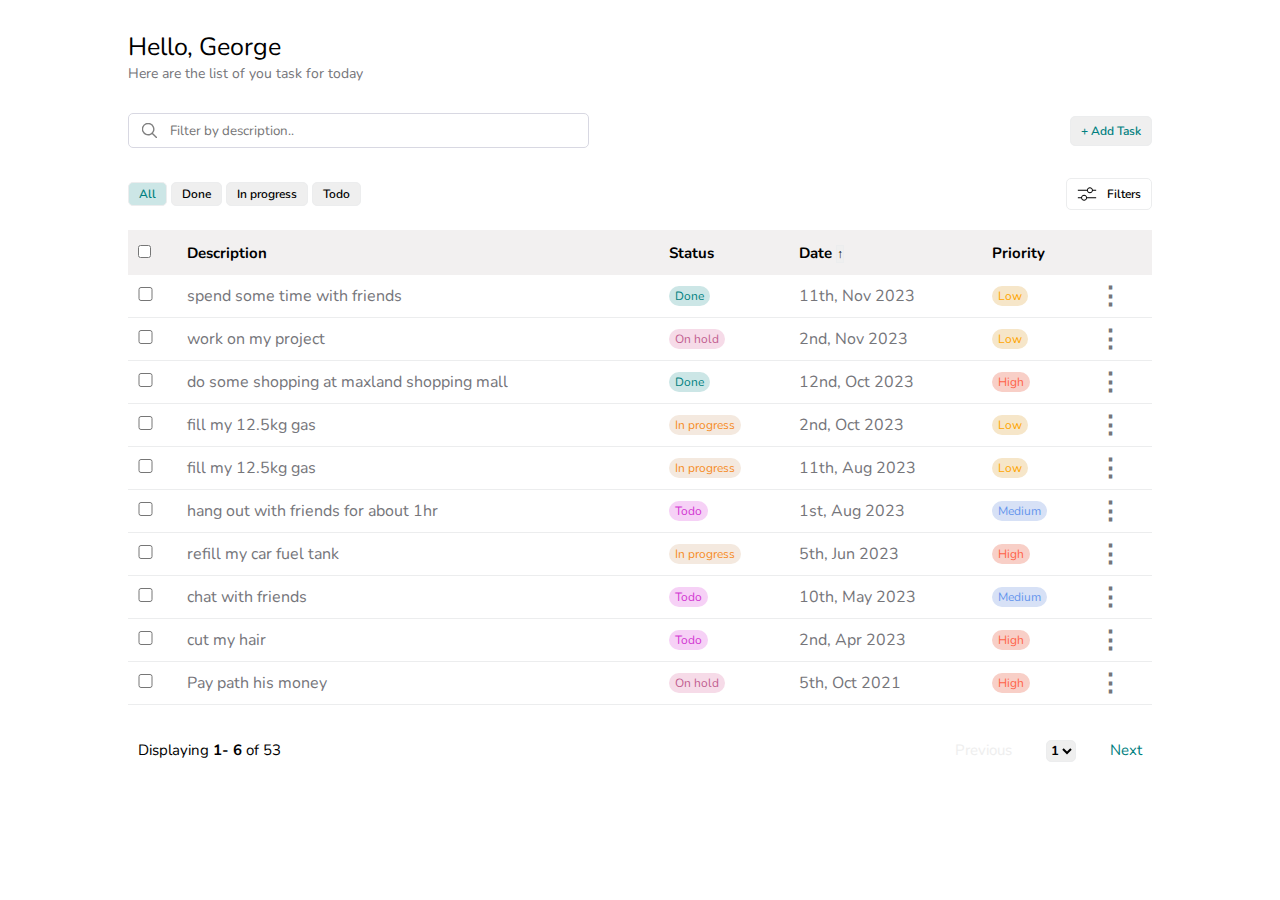
<file: index.html>
<!DOCTYPE html>
<html lang="en">
  <head>
    <meta charset="UTF-8" />
    <meta name="viewport" content="width=device-width, initial-scale=1.0" />
    <title>Task app</title>
    <link rel="stylesheet" href="./styles/root.css" />
    <link rel="stylesheet" href="./styles/modal.css" />
    <link rel="stylesheet" href="./styles/add-task-form.css" />
    <link rel="stylesheet" href="./styles/state.css" />
    <link rel="stylesheet" href="./styles/mobile-view.css" />
  </head>
  <body>
    <main class="page-width">
      <div class="user-info">
        <p>Hello, George</p>
        <p>Here are the list of you task for today</p>
      </div>

      <section class="search-filter-section">
        <div class="search-bar" id="searchBar">
          <!-- Search Bar -->
          <img src="./icons/search-icon.svg" alt="Search icon" />
          <input
            type="text"
            placeholder="Filter by description.."
            id="searchInput"
          />
          <img
            src="./icons/close-icon-with-bg.svg"
            class="close-icon"
            id="searchClearIcon"
            style="display: none"
            alt=""
          />
        </div>
        <div class="add-task-btn-box">
          <button class="add-task-btn" id="addButton">+ Add Task</button>
          <button class="add-task-icon-btn" id="addButton">
            <span>+</span>
          </button>
        </div>
      </section>

      <section class="filter-by-category">
        <div>
          <div>
            <button id="filterBtn" class="filter-btn filter-btn-active">
              All
            </button>
            <button id="filterBtn" class="filter-btn">Done</button>
            <button id="filterBtn" class="filter-btn">In progress</button>
            <button id="filterBtn" class="filter-btn">Todo</button>
          </div>
        </div>
        <button class="more-filter" id="moreFilterButton">
          <img src="../icons/filter-41.svg" width="20" height="20" alt="" />
          <span>Filters</span>
        </button>
      </section>

      <!-- Selected items -->
      <section class="clear-selected" id="clearSelected">
        <div><span id="totalSelected"> 0</span> <span>Selected</span></div>
        <img
          src="./icons/delete-icon.svg"
          width="17"
          height="17"
          id="deleteSelectedTask"
          alt="delete icon"
        />
      </section>

      <!-- Date table -->
      <div class="data-list">
        <!-- desktop view -->
        <table class="task-table" id="taskTable">
          <thead>
            <tr>
              <th>
                <input type="checkbox" id="selectAlCheckBox" />
              </th>
              <th>Description</th>
              <th>Status</th>
              <th>
                <span>Date</span>
                <button id="sortOrder" title="ascending">&#x2191;</button>
              </th>
              <th>Priority</th>
              <th></th>
            </tr>
          </thead>
          <tbody id="tableBody"></tbody>
        </table>
        <!-- mobile view -->
        <section class="mobile-view" id="mobileView"></section>
        <!--  Empty State -->
        <section style="display: none" class="empty-state" id="emptyState">
          <div>
            <img src="./icons/search-icon.svg" alt="" />
            <h4>No Result for <span id="searchInputValue"></span></h4>
            <p>Check the spelling or try a new search.</p>
          </div>
        </section>
      </div>

      <!--  Pagination  -->
      <section class="pagination">
        <p>
          <span class="gray-text"> Displaying</span>
          <b><span id="currentPage">1</span>- <span id="totalPage"></span></b
          ><span class="gray-text" id="totalItems"> of 4</span>
        </p>
        <div>
          <button id="prevButton">Previous</button>
          <select class="selectPage" name="" id="selectPageDropdown"></select>

          <button id="nextButton">Next</button>
        </div>
      </section>

      <!-- MODALS -->
      <div class="modal-overlay" id="addTaskModal">
        <!--  ADD TASK MODAL -->
        <div class="modal-content">
          <form action="" id="addTaskForm" class="add-task-form">
            <div class="modal-header">
              <p class="title">Add Task</p>

              <button type="button" id="addModalCloseBtn" class="close-button">
                &#x2715;
              </button>
            </div>
            <div class="input-box">
              <label for="status-label">Select Status</label>
              <div>
                <button class="status-btn" id="addFormStatusBtn">Todo</button>
                <button class="status-btn" id="addFormStatusBtn">
                  In Progress
                </button>
                <button class="status-btn" id="addFormStatusBtn">Done</button>
                <button class="status-btn" id="addFormStatusBtn">
                  On hold
                </button>
              </div>
              <p id="statusError" class="error"></p>
            </div>

            <div class="input-box">
              <label for="date" class="date"> Select Date</label> <br />
              <input type="date" id="date" />
            </div>

            <div class="input-box">
              <label for="priority-label"> Select Priority</label>
              <div>
                <button class="priority-btn" id="addFormPriorityBtn">
                  High
                </button>
                <button class="priority-btn" id="addFormPriorityBtn">
                  Low
                </button>
                <button class="priority-btn" id="addFormPriorityBtn">
                  Medium
                </button>
              </div>
              <p id="priorityError" class="error"></p>
            </div>

            <div class="input-box">
              <label for="discription">Describe your Task</label>
              <textarea
                name=""
                id="taskDesc"
                placeholder="Description..."
              ></textarea>

              <p id="descError" class="error"></p>
            </div>
            <div class="input-box">
              <button class="add-task-btn" id="addTaskBtn" type="button">
                Add Task
              </button>
            </div>
          </form>
        </div>
      </div>
    </main>

    <script type="module" src="./js/index.js"></script>
  </body>
</html>
</file>
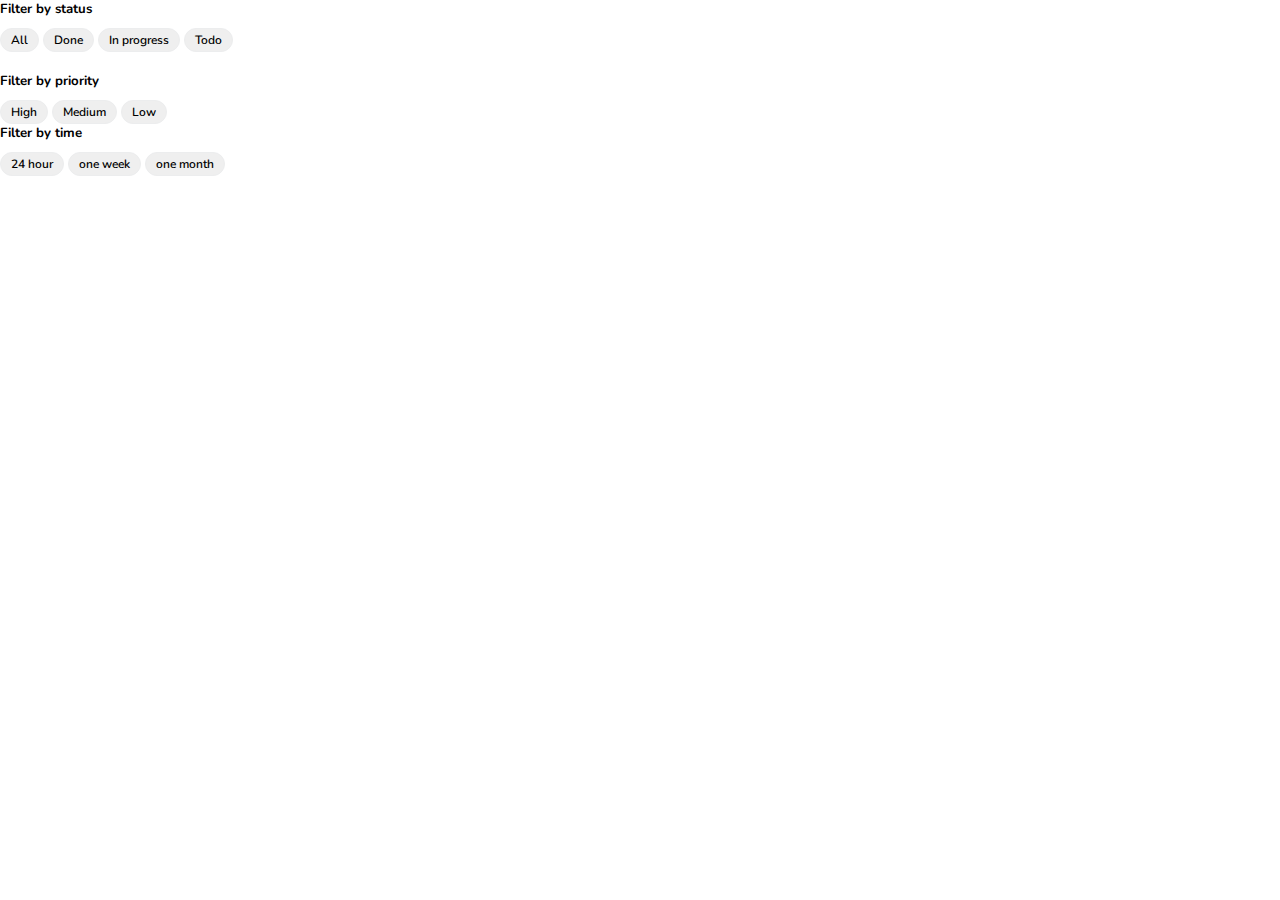
<file: components/filter-form.html>
<!DOCTYPE html>
<html lang="en">
  <head>
    <meta charset="UTF-8" />
    <meta name="viewport" content="width=device-width, initial-scale=1.0" />
    <title>Document</title>
    <style>
      @import url('https://fonts.googleapis.com/css2?family=Inter:wght@100;200;300;400;500;600&family=Nunito:wght@200;300;400;500;600;700;800&display=swap');
      :root {
        --pr-border: 1px solid #ecedee;
        --input-height: 35px;
        --primary-color: teal;
        --primary-border-radius: 4px;
        --gray-500-text: #75757a;
      }
      * {
        font-family: 'Nunito', sans-serif;
        padding: 0px;
        margin: 0px;
        box-sizing: border-box;
      }

      .filter-form {
        margin-bottom: 20px;
      }
      .filter-group {
        margin-bottom: 20px;
      }
      button {
        border: none;
        border: var(--pr-border);
        cursor: pointer;
        font-size: 12px;
        font-weight: 600;
      }
      .filter-btn {
        border-radius: 50px;
        padding: 3px 10px;
      }
      .filter-btn-title {
        margin-bottom: 10px;
      }
    </style>
  </head>
  <body>
    <form class="filter-form">
      <div class="filter-group">
        <h5 class="filter-btn-title">Filter by status</h5>
        <button class="filter-btn">All</button>
        <button class="filter-btn">Done</button>
        <button class="filter-btn">In progress</button>
        <button class="filter-btn">Todo</button>
      </div>
      <div>
        <h5 class="filter-btn-title">Filter by priority</h5>
        <button class="filter-btn">High</button>
        <button class="filter-btn">Medium</button>
        <button class="filter-btn">Low</button>
      </div>

      <div>
        <h5 class="filter-btn-title">Filter by time</h5>
        <button class="filter-btn">24 hour</button>
        <button class="filter-btn">one week</button>
        <button class="filter-btn">one month</button>
      </div>
      <script>
        // MORE FILTER MODAL
        // moreFilterButton.addEventListener('click', (e) => {
        //   e.preventDefault();

        //   const category = document.createElement('div');
        //   category.innerHTML = `<h5 class="filter-btn-title">Filter by status</h5>`;
        //   priorityList.forEach((label) => {
        //     category.innerHTML += `<button class="filter-btn">${label}</button>`;
        //   });

        //   const status = document.createElement('div');
        //   status.innerHTML = `<h5 class="filter-btn-title">Filter by priority</h5>`;
        //   statusList.forEach((label) => {
        //     status.innerHTML += `<button class="filter-btn">${label}</button>`;
        //   });
        //   const form = document.createElement('form');

        //   form.appendChild(category);
        //   form.appendChild(status);
        //   const clearBtn = document.createElement('button');
        //   clearBtn.innerHTML = 'Clear Filter';
        //   form.appendChild(clearBtn);

        //   modal(form, 'Filter Form').show(true);
        // });
      </script>
    </form>
  </body>
</html>
</file>
<file: styles/root.css>
@import url('https://fonts.googleapis.com/css2?family=Inter:wght@100;200;300;400;500;600&family=Nunito:wght@200;300;400;500;600;700;800&display=swap');
:root {
  --pr-border: 1px solid #ecedee;
  --input-height: 35px;
  --primary-color: teal;
  --primary-border-radius: 4px;
  --gray-500-text: #75757a;
}

/* Common Styles */
* {
  font-family: 'Nunito', sans-serif;
  padding: 0px;
  margin: 0px;
  box-sizing: border-box;
}

button {
  border: none;
  border: var(--pr-border);
  cursor: pointer;
  font-size: 12px;
  font-weight: 600;
}

.page-width {
  width: 80%;
  margin: 30px auto;
}

/*  page title */
.user-info p:nth-child(1) {
  font-size: 25px;
}
.user-info p:nth-child(2) {
  font-size: 14px;
  color: var(--gray-500-text);
}

/* --- search bar ---- */
.search-filter-section {
  display: flex;
  justify-content: space-between;
  margin: 30px 0px;
}
.search-bar {
  width: 45%;
  display: flex;
  align-items: center;
  border-radius: 5px;
  height: 35px;
  border: 1px solid #d8d8e2;
}
.search-bar img {
  width: 15px;
  height: 15px;
  margin: 0px 13px;
  cursor: text;
}
.search-bar input {
  border: none;
  outline: none;
  /*  the background-color: transparent; we apply here, transparent makes the background color of it parent visible */
  background-color: transparent;
  width: 100%;
}
.search-bar-focus {
  border: 2.5px solid rgb(133, 168, 168);
}
.search-bar .close-icon {
  width: 25px;
  height: 25px;
  cursor: pointer;
}

/* ---- add task button ----*/
.add-task-btn-box {
  display: flex;
  justify-content: center;
  align-items: center;
}
.add-task-icon-btn {
  font-size: 20px;
  display: inline-block;
  margin-right: 5px;
  width: 30px;
  height: 30px;
  border-radius: 50%;
  display: none;
}
.add-task-btn {
  padding: 6px 10px;
  border-radius: 5px;
  color: var(--primary-color);
}
.add-task-btn:hover {
  background-color: #d8d8e2;
}

/* Clear selected items */
.search-box {
  width: fit-content;
  margin: 30px auto;
}

.searched-list {
  font-size: 14px;
}
.clear-selected {
  display: flex;
  justify-content: space-between;
  align-items: center;
  height: 40px;
  background-color: #f8f7f7;
  margin: 20px 0px;
  border-radius: 5px;
  padding: 0px 10px;
}
.clear-selected img {
  cursor: pointer;
}

/* category filter buttons */
.filter-by-category {
  margin-bottom: 20px;
  display: flex;
  align-items: center;
  justify-content: space-between;
}

.filter-btn-active {
  background-color: rgb(204, 230, 230);
  color: teal;
}
.filter-btn {
  border-radius: 5px;
  padding: 3px 10px;
}

/* More Filter button */

.more-filter {
  display: flex;
  align-items: center;
  padding: 5px 10px;
  border: var(--pr-border);
  border-radius: 5px;
  background-color: white;
  cursor: pointer;
  gap: 0 10px;
}
.more-filter:hover {
  border-color: teal;
}

/* Date table */
.task-table {
  width: 100%;
  border-spacing: 0px;
}
.add-bg:hover {
  background-color: #f8f7f7;
}
.task-table input[type='checkbox'] {
  cursor: pointer;
}
.selectedTask {
  width: 15px;
  height: 14px;
}
.checked {
  background-color: var(--primary-color);
}
th {
  background-color: #f2f0f0;
  text-align: left;
  height: 45px;
  font-size: 15px;
}
td {
  border-bottom: var(--pr-border);
  color: var(--gray-500-text);
}

td,
th {
  padding: 4px 10px;
}
.sort-order {
  cursor: pointer;
  font-size: 14px;
  transition: all 0.5s ease 0s;
}

.rotate180 {
  transform: rotate(180deg);
  transition: all 0.5s ease 0s;
}

.status,
.priority {
  display: flex;
  cursor: pointer;
  justify-content: center;
  align-items: center;
  padding: 2px 6px;
  border-radius: 50px;
  font-size: 12px;
  width: fit-content;
}

.ellipse-btn {
  font-size: 25px;
  font-weight: 600;
  cursor: pointer;
}
.drop-down-btn {
  position: relative;
}
.drop-down-btn ul {
  width: 170px;
  position: absolute;
  list-style-type: none;
  box-shadow: 0 4px 34px rgba(0, 0, 0, 0.1);
  border-radius: 5px;
  top: 35px;
  overflow: hidden;
  background-color: white;
  z-index: 3;
}
.drop-down-btn li {
  display: flex;
  align-items: center;
  font-size: 14px;
  font-weight: 600;
  padding: 8px 10px;
  cursor: pointer;
  color: black;
}
.drop-down-btn li:hover {
  background-color: rgb(244, 244, 244);
  color: teal;
}
.drop-down-btn img {
  width: 10px;
  height: 10px;
  margin: 0 10px 0 0px;
}
.drop-down-btn .delete {
  color: tomato;
}
.dropdown-icon {
  display: inline-block;
  margin-left: 0px 10px;
}
/* data table mobile view */
.mobile-view-cards {
  display: none;
  max-width: 100%;
  margin: 30px auto;
}

/* -- Empty State -- */
.empty-state {
  width: 100%;
  display: flex;
  justify-content: center;
  align-items: center;
}
.empty-state h4 {
  font-size: 20px;
}
.empty-state > div {
  text-align: center;
  margin: 20px;
}
.empty-state img {
  width: 50px;
  height: 50px;
  margin-bottom: 20px;
}
.empty-state p {
  color: var(--gray-500-text);
}

/* -- Pagination --  */
.pagination {
  display: flex;
  justify-content: space-between;
  margin-top: 20px;
  padding: 15px 10px;
  font-size: 15px;
}
.pagination button {
  all: unset;
  color: var(--gray-600-text-color);
  cursor: pointer;
}

.selectPage {
  border: none;
  outline: none;
  border: var(--pr-border);
  border-radius: 5px;
  font-weight: 700;
  font-size: 13px;
  margin: 0 30px;
  cursor: pointer;
}

@media (width< 1200px) {
  .search-bar {
    height: 30px;
  }
  td,
  th {
    padding: 4px;
  }
  td {
    font-size: 14px;
  }
  .priority,
  .status {
    font-size: 9px;
  }
}

@media (width< 750px) {
  .page-width {
    width: 90%;
  }
  .user-info p:nth-child(1) {
    font-size: 18px;
  }
  .user-info p:nth-child(2) {
    font-size: 12px;
  }
  .search-bar {
    width: 75%;
  }

  /* -- category filter  */
  .filter-btn {
    font-size: 11px;
  }
  .more-filter img {
    width: 15px;
    height: 15px;
  }
  .more-filter img:nth-child(3) {
    display: none;
  }

  /*  table */
  .task-table {
    display: none !important;
  }
  .mobile-view-cards {
    display: block;
  }
  .add-task-icon-btn {
    display: block;
  }
  .add-task-btn {
    display: none;
  }
  .pagination {
    font-size: 13px;
    padding: 20px 0px;
  }

  .selectPage {
    font-size: 10px;
    margin: 0 10px;
  }
}
</file>
<file: styles/modal.css>
.modal-overlay {
  background-color: #fff;
  opacity: 0.8;
  z-index: 100;
  position: fixed;
  top: 0px;
  left: 0px;
  bottom: 0px;
  right: 0px;
  overflow-y: scroll;
  display: none;
}
.modal-content {
  width: 400px;
  height: fit-content;
  border: 1px solid #ddd;
  box-shadow: var(--ds-shadow-fullscreen);
  background-color:white;
  padding: 20px;
  border-radius: 6px;
  position: absolute;
  top: 50%;
  left: 50%;
  transform: translate(-50%, -50%);
}
  .modal-content div {
    width: 100%;
    text-wrap: wrap;
  }
  .modal-header {
    display: flex;
    justify-content: space-between;
    margin-bottom: 15px;
  }
  .title{
    font-size: 20px;
    font-weight: 700;
  }
  .close-button {
    all: unset;
    cursor: pointer;
    font-size: 18px;
    font-weight: bolder;
  }
  .btn-box button {
    width: 100%;
    cursor: pointer;
    height: 35px;
    font-weight: 600;
    border: 1px solid #ddd;
    border-radius: 5px;
    margin-top: 20px;
  }

  .close {
    display: none;
  }
  @media (max-width:500px) {
    .modal-content{
      width:90%;
    }
  }
</file>
<file: styles/add-task-form.css>
.add-task-form {
  max-width: 450px;
}
.add-task-form button {
  border: none;
  cursor: pointer;
}
.add-task-form label {
  font-size: 14px;
  font-weight: 600;
  display: inline-block;
  margin-bottom: 15px;
}

.status-btn,
.priority-btn {
  width: fit-content;
  padding: 2px 5px;
  border-radius: 5px;
  background-color: #f2f0f0;
}

.add-task-form textarea {
  width: 100%;
  outline: none;
  border: var(--pr-border);
  border-radius: 5px;
  padding: 10px;
}
.add-task-form textarea:focus {
  border: 1.5px solid var(--primary-color);
}

.input-box {
  margin-top: 20px;
}

.input-box input {
  width: 100%;
  height: 35px;
  border: var(--pr-border);
  padding: 0px 10px;
}
.add-task-form .add-task-btn {
  width: 100%;
  height: 35px;
  border-radius: 5px;
  background-color: var(--primary-color);
  color: whitesmoke;
  font-weight: 700;
  cursor: pointer;
  box-shadow: 2px 2px 5px rgb(210, 208, 208);
  transition: transform 0.5ms ease-in-out;
}
.add-task-btn:hover {
  transform: scale(0.99);
}
.button-wrapper {
  margin-top: 10px;
}
/* --- Active state classes --- */
.add-task-form-btn-active {
  background-color: rgb(204, 230, 230);
  color: teal;
  box-shadow: 1px 1px 5px rgb(210, 208, 208);
}

.date:focus {
  outline-color: var(--primary-color);
}
</file>
<file: styles/state.css>
.done {
    background-color: rgb(204, 230, 230);
    color: teal;
  }
  .inprogress {
    background-color: #f4e9df;
    color: #f68b1e;
  }
  .todo {
    color: rgb(210, 53, 210);
    background-color: rgb(246, 209, 246);
  }
  
  .high {
    color: tomato;
    background-color: rgb(248, 207, 199);
  }
  .medium {
    color: cornflowerblue;
    background-color: rgb(215, 225, 246);
  }
  .low {
    background-color:rgb(246, 230, 201);
    color:orange;
  }

  .onhold{
    color:rgb(193, 93, 143);
    background-color:rgb(246, 219, 232);
  }
  .error{
    font-size: 12px;
    margin-top: 10px;
    color: #f33e1e;
  }
</file>
<file: styles/mobile-view.css>
.tag-color {
  background-color: rgb(204, 230, 230);
  color: teal;
}

.task-card {
  border-radius: 5px;
  border: var(--pr-border);
  width: 100%;
  margin-bottom: 16px;
  position: relative;
  padding: 5px 10px;
  background-color: white;
}
.box {
  display: flex;
  justify-content: space-between;
  align-items: center;
  width: 100%;
}
.paragraph-bd{
    width: 100%;
}
.task-card p {
  width: 97%;
  line-height: 18px;
  font-size: 14px;
  font-weight: 400;
}

.date {
  margin-top: 5px;
  display: flex;
  font-size: 12px;
  color:var(  --gray-500-text);
}
.date > img + p {
  margin-left: 10px;
  font-size: 12px;
}

.three-dots {
  position: absolute;
  font-size: 20px;
  font-weight: 700;
  right: 10px;
  bottom: 0px;
  cursor: pointer;
}
.tag {
  display: flex;
  justify-content: space-between;
  align-items: center;
  margin-left: 5px;
  border-radius: 2px;
  padding: 1px 6px;
  font-size: 9px;
}

.flex-with-align {
  display: flex;
  align-items: center;
}
</file>
